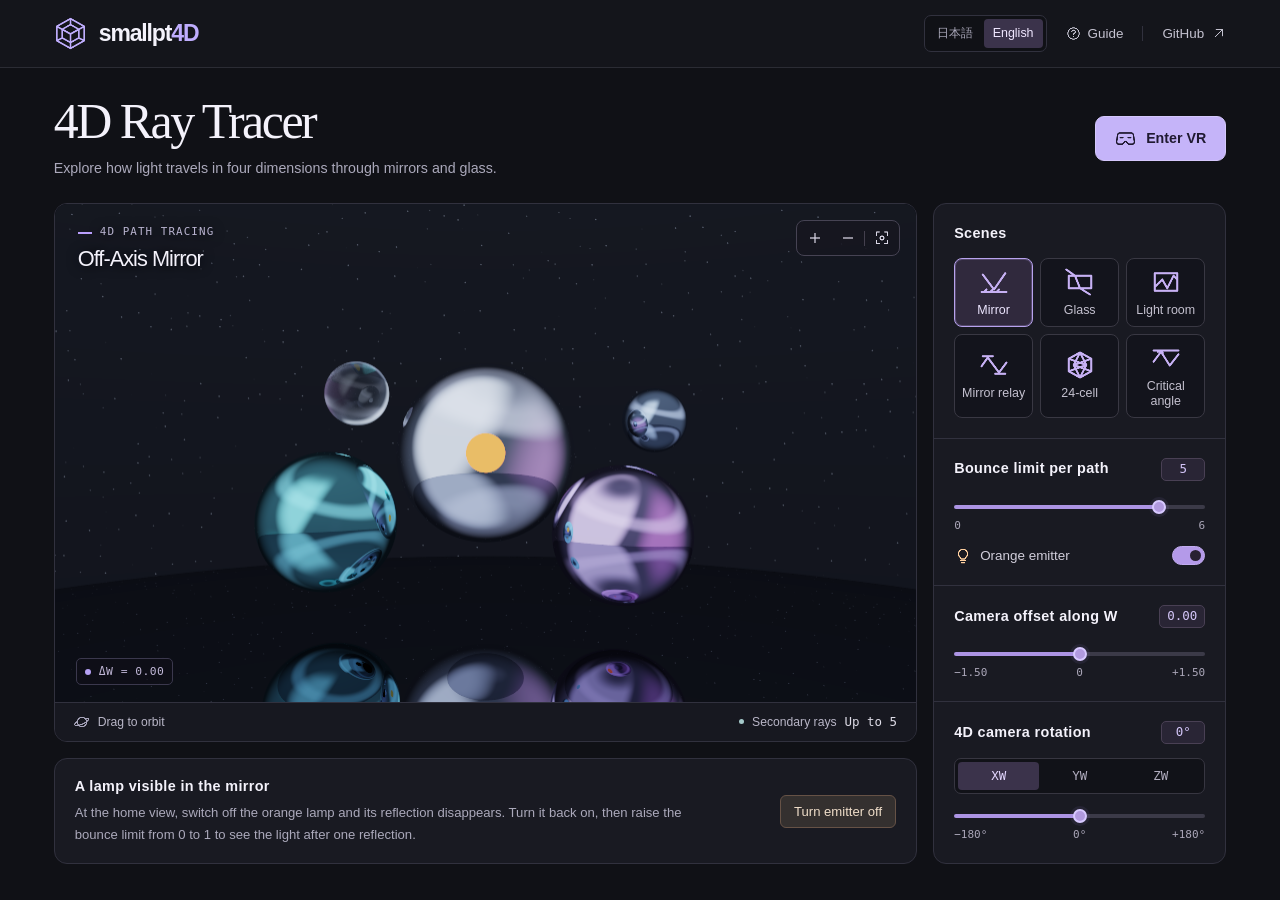
<file: docs/index.html>
<!doctype html>
<html lang="ja">
<head>
  <meta charset="utf-8">
  <meta name="viewport" content="width=device-width, initial-scale=1">
  <meta name="theme-color" content="#101117">
  <meta name="description" content="4次元空間を進む光の反射・屈折・散乱を両眼で観察する WebXR パストレーサー。">
  <title data-i18n="pageTitle">4D レイトレーサー · smallpt4D</title>
  <link rel="icon" href="data:,">
  <link rel="stylesheet" href="./style.css">
  <script type="module" src="./app.js"></script>
</head>
<body>
  <header class="topbar">
    <div class="bar-inner">
      <div class="identity"><ui-icon name="mark"></ui-icon><span>smallpt<span class="brand-dimension">4D</span></span></div>
      <nav aria-label="ナビゲーション" data-i18n-label="navigation">
        <div class="language-switch" role="group" aria-label="表示言語" data-i18n-label="language">
          <button type="button" data-language="ja" lang="ja" aria-pressed="true">日本語</button>
          <button type="button" data-language="en" lang="en" aria-pressed="false">English</button>
        </div>
        <button id="help" class="text-button" aria-label="操作ガイド" title="操作ガイド" data-i18n-tooltip="help"><ui-icon name="help"></ui-icon><span data-i18n="help">操作ガイド</span></button>
        <span class="nav-rule"></span>
        <a class="text-button" href="https://github.com/shizuo-kaji/smallpt4d" target="_blank" rel="noopener noreferrer" aria-label="GitHub" title="GitHub"><span>GitHub</span><ui-icon name="external"></ui-icon></a>
      </nav>
    </div>
  </header>
  <main>
    <div class="masthead">
      <div>
        <h1 data-i18n="heading">4D レイトレーサー</h1>
        <p data-i18n="introduction">鏡とガラスを通して、4次元空間を進む光を観察する。</p>
      </div>
      <button class="vr-button" id="vr"><ui-icon name="headset"></ui-icon><span id="vr-label">VR で見る</span></button>
    </div>
    <div class="workspace">
      <section class="stage panel" aria-labelledby="scene-title">
        <div class="viewport">
          <canvas id="scene-canvas" tabindex="0" aria-label="4次元パストレーシングの映像。ドラッグで視点を回転。左右の矢印キーでカメラを W 方向に移動。" data-i18n-label="canvasLabel"></canvas>
          <div class="scene-heading">
            <span class="view-label"><i></i><span data-i18n="pathTracing">4次元パストレーシング</span></span>
            <h2 id="scene-title">鏡面</h2>
          </div>
          <div class="camera-tools" role="group" aria-label="視点の操作" data-i18n-label="viewControls">
            <button class="icon-button" id="zoom-in" aria-label="拡大" title="拡大" data-i18n-tooltip="zoomIn"><ui-icon name="plus"></ui-icon></button>
            <button class="icon-button" id="zoom-out" aria-label="縮小" title="縮小" data-i18n-tooltip="zoomOut"><ui-icon name="minus"></ui-icon></button>
            <span></span>
            <button class="icon-button" id="camera-reset" aria-label="基準視点に戻す" title="基準視点に戻す" data-i18n-tooltip="resetView"><ui-icon name="focus"></ui-icon></button>
          </div>
          <div class="scene-readout" aria-hidden="true"><span class="readout-dot"></span><span id="viewport-w">ΔW = 0.00</span></div>
          <div id="render-error" class="render-error" role="alert" hidden></div>
        </div>
        <div class="stage-footer">
          <span class="gesture-tip"><ui-icon name="orbit"></ui-icon><span class="desktop-tip" data-i18n="dragHint">ドラッグで視点を回転</span><span class="touch-tip" data-i18n="swipeHint">スワイプで視点を回転</span></span>
          <span class="transport-status"><i></i><span data-i18n="secondaryRays">二次光線</span><b id="depth-readout">最大 5 回</b></span>
        </div>
      </section>

      <aside class="controls panel" aria-label="シーンとカメラの操作" data-i18n-label="controls">
        <section>
          <h2 data-i18n="scenes">シーン</h2>
          <div class="presets" role="group" aria-label="シーンを選択" data-i18n-label="chooseScene">
            <button class="preset" data-scene="mirror" aria-pressed="true"><ui-icon name="mirror"></ui-icon><span>鏡面</span></button>
            <button class="preset" data-scene="glass" aria-pressed="false"><ui-icon name="glass"></ui-icon><span>ガラス</span></button>
            <button class="preset" data-scene="room" aria-pressed="false"><ui-icon name="room"></ui-icon><span>光の部屋</span></button>
            <button class="preset" data-scene="relay" aria-pressed="false"><ui-icon name="relay"></ui-icon><span>二段鏡</span></button>
            <button class="preset" data-scene="cell24" aria-pressed="false"><ui-icon name="cell24"></ui-icon><span>正24胞体</span></button>
            <button class="preset" data-scene="tir" aria-pressed="false"><ui-icon name="tir"></ui-icon><span>全反射</span></button>
          </div>
        </section>
        <section>
          <div class="control-heading"><h2><label for="bounces" data-i18n="bounces">二次光線の追跡回数</label></h2><output id="bounce-value" for="bounces">5</output></div>
          <input type="range" id="bounces" min="0" max="6" step="1" value="5">
          <div class="range-ends" aria-hidden="true"><span>0</span><span>6</span></div>
          <div class="light-row"><label for="light"><ui-icon name="light"></ui-icon><span data-i18n="orangeLight">橙色の光源</span></label><input type="checkbox" id="light" role="switch" checked></div>
        </section>
        <section>
          <div class="control-heading"><h2><label for="w" data-i18n="cameraW">カメラの W 移動量</label></h2><output id="w-value" for="w">0.00</output></div>
          <input type="range" id="w" min="-1.5" max="1.5" step="0.01" value="0">
          <div class="range-ends" aria-hidden="true"><span>−1.50</span><span>0</span><span>+1.50</span></div>
        </section>
        <section>
          <div class="control-heading"><h2><label for="angle" data-i18n="rotation">カメラの4次元回転</label></h2><output id="angle-value" for="angle">0°</output></div>
          <div class="planes" role="group" aria-label="4次元の回転平面" data-i18n-label="rotationPlane">
            <button data-plane="xw" aria-pressed="true">XW</button>
            <button data-plane="yw" aria-pressed="false">YW</button>
            <button data-plane="zw" aria-pressed="false">ZW</button>
          </div>
          <input type="range" id="angle" min="-180" max="180" step="1" value="0" aria-label="4次元の回転角度" data-i18n-label="rotationAngle">
          <div class="range-ends" aria-hidden="true"><span>−180°</span><span>0°</span><span>+180°</span></div>
        </section>
      </aside>

      <section class="experiment panel" aria-labelledby="experiment-title">
        <div class="experiment-copy">
          <h2 id="experiment-title">鏡だけに映る光源</h2>
          <p id="experiment-detail">基準視点で橙色の光源を消すと、鏡の中の像が消えます。カメラから直接見えない光源を、鏡からの反射光線が捉えます。</p>
        </div>
        <button id="compare-light" type="button">光源を消す</button>
      </section>
    </div>
    <noscript><p lang="ja">このアプリを利用するには JavaScript を有効にしてください。</p><p lang="en">Enable JavaScript to use the ray tracer.</p></noscript>
  </main>
  <dialog id="guide-dialog" aria-labelledby="dialog-title">
    <div class="dialog-heading"><h2 id="dialog-title" data-i18n="help">操作ガイド</h2><button class="icon-button" id="dialog-close" aria-label="閉じる" title="閉じる" data-i18n-tooltip="close"><ui-icon name="close"></ui-icon></button></div>
    <p id="xr-notice" class="notice" hidden></p>
    <h3 data-i18n="opticsHeading">鏡に映る4次元目</h3>
    <p data-i18n="opticsExplanation">各眼から出た一次光線は、視点と2次元の撮像面が張る3次元空間を進みます。超球面で反射・屈折・散乱した光線は、この空間の外にある光源にも届きます。</p>
    <p data-i18n="opticalExperiment">「鏡面」の基準視点で、橙色の光源を点灯して「二次光線の追跡回数」を 0 にします。次に 1 に上げると、1回の反射で光源に届き、鏡に橙色の像が現れます。</p>
    <h3 data-i18n="browserControls">ブラウザーでの操作</h3>
    <dl>
      <dt data-i18n="orbitZoom">視点を回す・拡大する</dt><dd data-i18n="orbitZoomHow">ドラッグ・ホイール／ピンチ</dd>
      <dt data-i18n="resetView">基準視点に戻す</dt><dd data-i18n="homeHow">映像内の照準ボタン</dd>
      <dt data-i18n="keyboard">描画領域を選択中</dt><dd><span data-i18n="keyboardW">← → でカメラを W 方向へ移動</span><br><span data-i18n="keyboardLight">スペースで光源を点灯・消灯</span></dd>
    </dl>
    <h3 data-i18n="xrControls">VR コントローラー</h3>
    <dl>
      <dt data-i18n="sticks">スティック左右／上下</dt><dd data-i18n="stickHow">カメラの W 移動／4次元回転</dd>
      <dt data-i18n="trigger">トリガー</dt><dd data-i18n="triggerHow">光源の点灯・消灯</dd>
      <dt data-i18n="grips">左／右グリップ</dt><dd data-i18n="gripsHow">回転平面／シーンの切り替え</dd>
    </dl>
  </dialog>
</body>
</html>
</file>
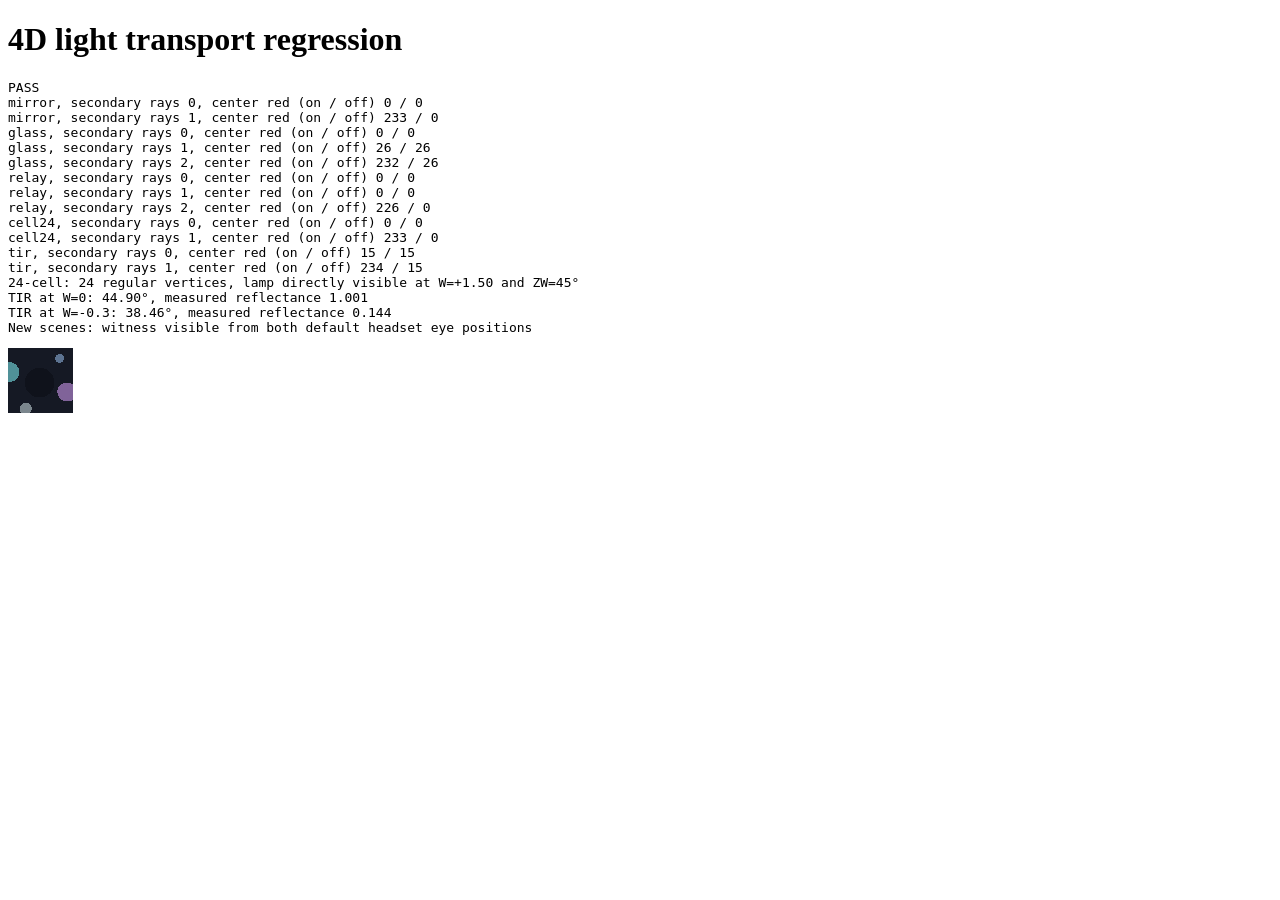
<file: tests/transport.html>
<!doctype html>
<meta charset="utf-8">
<title>4D light transport regression</title>
<h1>4D light transport regression</h1>
<pre id="report">Running…</pre>
<canvas id="probe" width="65" height="65"></canvas>
<script type="module">
import { cameraFrame, SCENES } from '../docs/optics.js';
import { createRenderer } from '../docs/renderer.js';

// Exercise the shipped geometry, camera frame and fragment programs.
const canvas = document.getElementById('probe');
const report = document.getElementById('report');
const transform = new Float32Array([1,0,0,0, 0,1,0,0, 0,0,1,0, 0,0,4.9,1]);
const f = 1 / Math.tan(39 * Math.PI / 360);
const projection = new Float32Array([f,0,0,0, 0,f,0,0, 0,0,-1.001,-1, 0,0,-.1,0]);
const viewport = { x: 0, y: 0, width: canvas.width, height: canvas.height };
const state = { scene: 'mirror', w: 0, plane: 'xw', angle: 0, bounces: 0, lightOn: true };
const dot = (a, b) => a.reduce((sum, x, i) => sum + x*b[i], 0);
const check = (condition, message) => { if (!condition) throw new Error(message); };

function checkEmitterGeometry(scene) {
  const emitter = SCENES[scene].find(s => s.witness);
  const {origin, right, up, back} = cameraFrame(transform, state);
  const d = emitter.center.map((x, i) => x - origin[i]);
  const normalDistance2 = dot(d,d) - [right,up,back].reduce((sum, axis) => sum + dot(d,axis)**2, 0);
  check(normalDistance2 > emitter.radius**2, scene + ': emitter intersects the primary-ray space');
}

try {
  const renderer = createRenderer(canvas);
  const { gl } = renderer;
  function render(scene, bounces, lightOn, camera = {}, eye = transform) {
    renderer.draw({ viewport, projection, transform: eye, state: { ...state, ...camera, scene, bounces, lightOn } });
    const pixels = new Uint8Array(canvas.width * canvas.height * 4);
    gl.readPixels(0, 0, canvas.width, canvas.height, gl.RGBA, gl.UNSIGNED_BYTE, pixels);
    check(gl.getError() === gl.NO_ERROR, 'WebGL readback failed');
    return pixels;
  }
  // The first two linear RGB differences were measured with cpp/main.cpp. The
  // remaining fixtures have exact paths with known material transmittances.
  // Taking the difference cancels the studio environment in each case.
  const references = [
    ['mirror', 1, [4.45, 1.0672, .1584]],
    ['glass', 2, [4.24562, 1.03485, .146534]],
    ['relay', 2, [5 * .89 * .75, 1.16 * .92 * .91, .16 * .99 * .94]],
    ['cell24', 1, [4.45, 1.0672, .1584]],
    ['tir', 1, [5 * .96, 1.16 * .984, .16 * .997]]
  ];
  function linear(byte) {
    const mapped = (byte / 255) ** 2.2;
    return mapped / (1 - mapped);
  }
  const messages = [];
  for (const [scene, requiredBounces, expected] of references) {
    checkEmitterGeometry(scene);
    const center = 4 * Math.floor(canvas.width * canvas.height / 2);
    for (let n = 0; n <= requiredBounces; n++) {
      const on = render(scene, n, true);
      const off = render(scene, n, false);
      if (n === 0) check(on.every((v, i) => v === off[i]), scene + ': emitter visible without secondary rays');
      const redChange = on[center] - off[center];
      if (n < requiredBounces) {
        check(Math.abs(redChange) <= 1, scene + ': light arrived too soon');
      } else {
        for (let channel = 0; channel < 3; channel++) {
          const delta = linear(on[center + channel]) - linear(off[center + channel]);
          check(Math.abs(delta - expected[channel]) < .05 * expected[channel],
            scene + ': secondary radiance disagrees with the reference in channel ' + channel);
        }
      }
      messages.push(scene + ', secondary rays ' + n + ', center red (on / off) ' + on[center] + ' / ' + off[center]);
    }
  }
  const vertices = SCENES.cell24;
  check(vertices.length === 24, '24-cell vertex count');
  const centroid = [0, 1, 2, 3].map(k => vertices.reduce((sum, s) => sum + s.center[k], 0) / 24);
  const vectors = vertices.map(s => s.center.map((v, k) => v - centroid[k]));
  const radius2 = dot(vectors[0], vectors[0]);
  for (const v of vectors) {
    check(Math.abs(dot(v, v) - radius2) < 1e-8, '24-cell circumradius');
    // Every vertex has eight neighbors at angle 60°, six at 90°, eight at
    // 120°, and one antipode. This also catches coincident or omitted points.
    const products = vectors.map(u => dot(v, u) / radius2);
    for (const [cosine, count] of [[1, 1], [.5, 8], [0, 6], [-.5, 8], [-1, 1]]) {
      check(products.filter(x => Math.abs(x - cosine) < 1e-8).length === count,
        '24-cell vertex shell at cos(theta)=' + cosine);
    }
  }
  for (const camera of [{ w: 1.5 }, { plane: 'zw', angle: Math.PI / 4 }]) {
    const on = render('cell24', 0, true, camera), off = render('cell24', 0, false, camera);
    check(on.some((v, i) => i % 4 === 0 && v - off[i] > 100),
      '24-cell lamp did not enter direct view at ' + JSON.stringify(camera));
  }
  messages.push('24-cell: 24 regular vertices, lamp directly visible at W=+1.50 and ZW=45°');

  // Compute incidence at the exit of the glass using the closest distance
  // from the center to the ray. At both W positions the first reflected ray
  // hits the same lamp; below the critical angle only its Fresnel share does.
  const boundary = SCENES.tir[0], emitter = SCENES.tir.find(s => s.witness);
  const center = 4 * Math.floor(canvas.width * canvas.height / 2);
  for (const [w, expectedAngle] of [[0, 44.90], [-.30, 38.46]]) {
    const {origin, back} = cameraFrame(transform, {...state, w});
    const delta = boundary.center.map((x, i) => x - origin[i]);
    check(dot(delta, delta) < boundary.radius**2, 'TIR eye must be inside glass');
    const sin2 = (dot(delta, delta) - dot(delta, back)**2) / boundary.radius**2;
    const degrees = Math.asin(Math.sqrt(sin2)) * 180 / Math.PI;
    check(Math.abs(degrees - expectedAngle) < .02, 'TIR incidence angle at W=' + w);
    const discriminant = 1 - 1.5**2 * sin2;
    const reflectance = discriminant <= 0 ? 1 : .04 + .96 * (1 - Math.sqrt(discriminant))**5;
    const on = render('tir', 1, true, {w}), off = render('tir', 1, false, {w});
    const red = linear(on[center]) - linear(off[center]);
    const measured = red / (boundary.color[0] * emitter.emission[0]);
    check(Math.abs(measured - reflectance) < .045 * reflectance,
      'TIR reflected power at W=' + w);
    messages.push('TIR at W=' + w + ': ' + degrees.toFixed(2) + '°, measured reflectance ' + measured.toFixed(3));
  }

  // Both home eye positions should see a substantial lamp signal, including
  // the headset's shorter viewing distance and slightly elevated eye height.
  for (const [scene, bounces] of [['relay', 2], ['cell24', 1], ['tir', 1]]) {
    for (const x of [-.064, .064]) {
      const eye = new Float32Array(transform);
      eye.set([x, .15, 3.8], 12);
      const on = render(scene, bounces, true, {}, eye), off = render(scene, bounces, false, {}, eye);
      check(on.some((v, i) => i % 4 === 0 && v - off[i] > 60),
        scene + ': lamp signal missing at headset eye x=' + x);
    }
  }
  messages.push('New scenes: witness visible from both default headset eye positions');
  renderer.dispose();
  report.textContent = 'PASS\n' + messages.join('\n');
} catch (error) {
  report.textContent = 'FAIL\n' + error.message;
  throw error;
}
</script>
</file>
<file: docs/style.css>
:root {
  color-scheme: dark;
  --page: #101116;
  --panel: #191a22;
  --edge: #31313e;
  --ink: #f4f2fb;
  --muted: #aba9bb;
  --lavender: #bfadfd;
  --mono: "IBM Plex Mono", ui-monospace, "SFMono-Regular", Consolas, monospace;
  font-family: "Inter", -apple-system, BlinkMacSystemFont, "Hiragino Sans", "Noto Sans JP", sans-serif;
  background: var(--page);
  color: var(--ink);
}
* { box-sizing: border-box; }
body { margin: 0; }
button, input { font: inherit; }
button, a, input { -webkit-tap-highlight-color: transparent; }
button { cursor: pointer; color: inherit; }
button, a { touch-action: manipulation; }
button:focus-visible, a:focus-visible, canvas:focus-visible, input:focus-visible {
  outline: 2px solid #d3c5ff;
  outline-offset: 3px;
}
button:disabled { cursor: wait; opacity: .65; }
button, h1, h2, h3, p { margin: 0; }
[hidden] { display: none !important; }
ui-icon { display: inline-block; width: 18px; height: 18px; flex: none; }
ui-icon canvas { display: block; width: 100%; height: 100%; }
.topbar { border-bottom: 1px solid #2b2c34; background: #14151b; }
.bar-inner, main { width: min(1440px, 100%); margin: auto; padding-inline: clamp(20px, 4.2vw, 64px); }
.bar-inner { height: 67px; display: flex; align-items: center; justify-content: space-between; }
.identity, nav, .text-button, .vr-button, .light-row label, .experiment h2, .gesture-tip, .transport-status { display: flex; align-items: center; }
.identity { gap: 12px; font: 630 23px/1 "Inter", Arial, sans-serif; letter-spacing: -1.15px; }
.identity ui-icon { width: 33px; height: 33px; color: var(--lavender); }
.brand-dimension { color: var(--lavender); }
nav { gap: 19px; }
.language-switch { display: flex; align-items: stretch; gap: 2px; padding: 3px; border: 1px solid var(--edge); border-radius: 7px; background: #101116; }
.language-switch button { border: 0; background: transparent; color: var(--muted); padding: 5px 9px; border-radius: 4px; font-size: .78rem; line-height: 1.5; white-space: nowrap; }
.language-switch button:hover { background: #292633; }
.language-switch button[aria-pressed=true] { background: #3b334b; color: #f0e7ff; }
.text-button { color: #c4c2d0; border: 0; background: transparent; padding: 6px 0; gap: 7px; font-size: .84rem; text-decoration: none; }
.text-button:hover { color: white; }
.text-button ui-icon { width: 15px; height: 15px; }
.nav-rule { width: 1px; height: 15px; background: var(--edge); }
main { padding-bottom: 32px; }
.masthead { display: flex; align-items: center; justify-content: space-between; gap: 18px; padding: clamp(24px, 3.2vh, 40px) 0 24px; }
h1 { font: 500 clamp(2.35rem, 3.9vw, 3.65rem)/1 "Instrument Serif", "Baskervville", "Iowan Old Style", Georgia, serif; letter-spacing: -.05em; }
.masthead p { font-size: .89rem; color: var(--muted); line-height: 1.6; padding-top: 10px; }
.vr-button { justify-content: center; gap: 10px; flex: none; padding: 11px 19px; font-size: .89rem; font-weight: 660; border: 1px solid #d4c7fb; border-radius: 9px; background: #c5b4f9; color: #201a31; }
.vr-button ui-icon { width: 21px; height: 21px; }
.vr-button:hover { background: #d1c2ff; }
.workspace { display: grid; grid-template-columns: minmax(0, 1fr) clamp(290px, 25%, 350px); grid-template-rows: 1fr auto; gap: 16px; grid-template-areas: "scene controls" "experiment controls"; }
.panel { border: 1px solid var(--edge); background: var(--panel); border-radius: 13px; min-width: 0; }
.stage { grid-area: scene; display: flex; flex-direction: column; overflow: hidden; }
.viewport { position: relative; flex: 1; min-height: clamp(355px, 45vh, 540px); background: #090a14; overflow: hidden; }
#scene-canvas { display: block; position: absolute; inset: 0; width: 100%; height: 100%; touch-action: none; cursor: grab; }
#scene-canvas:active { cursor: grabbing; }
#scene-canvas:focus-visible { outline-offset: -3px; }
.scene-heading { pointer-events: none; position: absolute; left: 23px; top: 21px; text-shadow: 0 1px 12px #080913; }
.view-label, .scene-readout { display: flex; align-items: center; gap: 8px; font: .68rem/1.3 var(--mono); letter-spacing: .1em; color: #b9b4d0; }
.view-label i { width: 14px; height: 2px; background: #ba9ffd; }
.scene-heading h2 { font: 510 clamp(1.24rem, 1.7vw, 1.65rem)/1.3 "Inter", -apple-system, sans-serif; letter-spacing: -.045em; margin-top: 5px; }
.camera-tools { display: flex; align-items: center; position: absolute; right: 16px; top: 16px; border: 1px solid #464353; border-radius: 8px; padding: 1px; background: #171720db; }
.camera-tools > span { width: 1px; background: #44404e; height: 15px; }
.icon-button { display: grid; place-items: center; background: transparent; border: 0; border-radius: 5px; width: 33px; height: 32px; color: #d9d6e5; }
.icon-button:hover { color: white; background: #32303d; }
.icon-button ui-icon { width: 16px; height: 16px; }
.scene-readout { position: absolute; bottom: 17px; left: 21px; pointer-events: none; color: #c1b7d7; font-size: .71rem; letter-spacing: .04em; background: #101019a6; border: 1px solid #3b384d; border-radius: 5px; padding: 5px 8px; }
.readout-dot, .transport-status i { width: 6px; height: 6px; background: #b6a1f4; border-radius: 50%; }
.render-error { position: absolute; top: 50%; left: 50%; transform: translate(-50%, -50%); text-align: center; font-size: .87rem; color: #e3ddee; background: #1d1c2be8; border: 1px solid #4a435d; border-radius: 7px; padding: 9px 14px; }
.render-error { width: min(80%, 320px); }
.stage-footer { display: flex; flex-wrap: wrap; align-items: center; justify-content: space-between; gap: 6px 14px; border-top: 1px solid var(--edge); padding: 11px 19px; font-size: .76rem; color: #b9b6c7; background: #171820; }
.gesture-tip, .transport-status { gap: 8px; }
.gesture-tip ui-icon { color: #a9a6bc; width: 16px; height: 16px; }
.transport-status i { background: #a5c9ca; width: 5px; height: 5px; }
.transport-status b { color: #dedce7; font: .78rem var(--mono); }
.touch-tip { display: none; }
.controls { grid-area: controls; display: flex; flex-direction: column; overflow: hidden; }
.controls section { padding: 19px 20px 20px; border-bottom: 1px solid var(--edge); }
.controls h2, .experiment h2 { font-size: .90rem; line-height: 1.5; font-weight: 630; letter-spacing: .025em; }
.presets { display: grid; grid-template-columns: repeat(3,minmax(0,1fr)); gap: 7px; margin-top: 13px; }
.preset { overflow: hidden; border-radius: 8px; border: 1px solid #393843; padding: 0; background: #13141c; position: relative; color: #c4c1cf; }
.preset ui-icon { display: block; width: 30px; height: 30px; margin: 8px auto 5px; color: #c7b1f4; }
.preset span { display: block; font-size: .78rem; padding: 1px 3px 7px; line-height: 1.25; }
.preset:hover { border-color: #83789d; }
.preset[aria-pressed=true] { border-color: #b8a3ee; background: #30293d; color: #ede6ff; box-shadow: inset 0 0 0 1px #b8a3ee42; }
.control-heading, .light-row, .dialog-heading { display: flex; justify-content: space-between; gap: 8px; align-items: center; }
output { font: .78rem/1.5 var(--mono); color: #d4c6f9; background: #292535; border: 1px solid #494054; border-radius: 5px; padding: 1px 7px; min-width: 44px; text-align: center; }
input[type=range] { --fill: 50%; display: block; appearance: none; width: 100%; height: 22px; margin: 15px 0 0; background: transparent; cursor: pointer; }
input[type=range]::-webkit-slider-runnable-track { height: 4px; border-radius: 3px; background: linear-gradient(to right,#ac94e4 var(--fill),#3b3a48 var(--fill)); }
input[type=range]::-moz-range-track { height: 4px; border-radius: 3px; background: #3b3a48; }
input[type=range]::-moz-range-progress { height: 4px; border-radius: 3px; background: #ac94e4; }
input[type=range]::-webkit-slider-thumb { appearance: none; width: 14px; height: 14px; margin-top: -5px; border: 2px solid #d7c9ff; border-radius: 50%; background: #b19adf; box-shadow: 0 0 0 3px #ab8fec15; }
input[type=range]::-moz-range-thumb { width: 11px; height: 11px; border: 2px solid #d7c9ff; border-radius: 50%; background: #b19adf; }
.range-ends { display: flex; justify-content: space-between; font: .69rem/1.5 var(--mono); color: #aaa6b8; }
.planes button:hover { background: #34303e; }
.planes { display: flex; background: #111218; border: 1px solid #373641; padding: 3px; border-radius: 7px; margin-top: 14px; }
.planes button { flex: 1; border: 0; border-radius: 4px; background: transparent; color: #b1adbf; font: .78rem/1.4 var(--mono); padding: 5px; }
.planes button[aria-pressed=true] { color: #e3d7ff; background: #3b334b; }
.planes + input[type=range] { margin-top: 11px; }
.light-row { margin-top: 12px; }
.light-row label { gap: 8px; color: #d1cedb; cursor: pointer; font-size: .84rem; }
.light-row ui-icon { color: #ffd0a0; }
input[role=switch] { appearance: none; margin: 0; width: 33px; height: 19px; border: 1px solid #777280; border-radius: 16px; background: #45414f; cursor: pointer; position: relative; }
input[role=switch]::after { content: ''; position: absolute; top: 3px; left: 3px; border-radius: 50%; width: 11px; height: 11px; background: #eeeaf5; }
input[role=switch]:checked { background: #b49ae9; border-color: #c1abef; }
input[role=switch]:checked::after { transform: translateX(14px); background: #282132; }
.experiment { grid-area: experiment; display: flex; align-items: center; justify-content: space-between; gap: 18px; padding: 17px 20px; }
.experiment p { font-size: .82rem; line-height: 1.7; color: var(--muted); margin-top: 4px; max-width: 48em; }
#compare-light { flex-shrink: 0; color: #f0deca; background: #34302f; border: 1px solid #665246; border-radius: 6px; padding: 8px 13px; font-size: .82rem; }
#compare-light:hover { background: #413934; }
.controls section:last-child { border-bottom: 0; }
dialog { max-width: min(490px, calc(100vw - 32px)); max-height: 86dvh; margin: auto; border: 1px solid #484455; border-radius: 14px; background: #1c1c25; color: var(--ink); padding: 22px 25px; }
dialog::backdrop { background: #090912b8; }
.dialog-heading h2 { font-size: 1.22rem; }
dialog h3 { margin: 20px 0 7px; font-size: .92rem; color: #d6c7f8; }
dialog p, dialog dl { font-size: .86rem; line-height: 1.75; color: #cecad9; }
dialog p + p { margin-top: 7px; }
dialog dl { display: grid; grid-template-columns: auto 1fr; column-gap: 18px; row-gap: 5px; margin: 0; }
dialog dd { margin: 0; }
.notice { padding: 10px 12px; border-radius: 7px; background: #302a3d; margin-top: 14px; }
@media (pointer:coarse) {
  .touch-tip { display: inline; }
  .desktop-tip { display: none; }
  .icon-button { width: 37px; height: 36px; }
}
@media (min-width: 1500px) {
  .viewport { min-height: clamp(430px, 50vh, 600px); }
}
@media (max-width: 900px) {
  .bar-inner, main { padding-inline: 20px; }
  .workspace { grid-template-columns: minmax(0,1fr) 272px; gap: 12px; }
  .controls section { padding-inline: 15px; }
  .experiment { gap: 10px; padding-inline: 15px; flex-wrap: wrap; }
  .scene-heading { top: 16px; left: 16px; }
  .camera-tools { top: auto; bottom: 14px; right: 12px; }
}
@media (max-width: 700px) {
  .bar-inner, main { padding-inline: 15px; }
  .bar-inner { height: 56px; }
  nav { gap: 11px; }
  .identity { font-size: 21px; gap: 7px; }
  .identity ui-icon { width: 28px; height: 28px; }
  .text-button { font-size: .76rem; }
  .masthead { display: grid; grid-template-columns: minmax(0,1fr) auto; padding: 23px 0 16px; align-items: center; gap: 6px 8px; }
  .masthead > div { display: contents; }
  .masthead p { grid-area: 2 / 1 / 3 / -1; font-size: .77rem; padding-top: 0; }
  .vr-button { font-size: .76rem; gap: 6px; padding: 8px 10px; margin-top: 5px; }
  .vr-button ui-icon { width: 18px; height: 18px; }
  .workspace { display: flex; flex-direction: column; }
  .viewport { min-height: 0; height: clamp(260px, 80vw, 405px); flex: none; }
  .stage-footer { padding: 9px 12px; font-size: .69rem; }
  .scene-readout { left: 13px; bottom: 14px; }
  .controls section { padding: 16px; }
  .presets { margin-top: 9px; }
  .experiment { padding: 16px; }
}
@media (max-width: 560px) {
  .bar-inner { gap: 8px; }
  nav { gap: 7px; }
  .language-switch button { padding: 5px 6px; }
  .nav-rule { display: none; }
  #help { padding: 8px; }
  #help ui-icon { width: 18px; height: 18px; }
  #help span { position: absolute; width: 1px; height: 1px; overflow: hidden; clip-path: inset(50%); }
}
@media (max-width: 380px) {
  .bar-inner { padding-inline: 10px; gap: 4px; }
  .identity { font-size: 18px; gap: 5px; }
  .identity ui-icon { width: 24px; height: 24px; }
  nav { gap: 5px; }
  #help { padding: 5px; }
  nav a ui-icon { display: none; }
  .preset span { padding-inline: 1px; font-size: .75rem; }
}
@media (max-width: 430px) {
  .masthead h1 { grid-area: 1 / 1 / 2 / -1; }
  .masthead h1:lang(ja) { font-size: clamp(1.75rem, 9.3vw, 2.3rem); }
  .masthead p { grid-area: 2 / 1; }
  .masthead .vr-button { grid-area: 2 / 2; margin: 0; }
}
@media (max-width: 700px) and (min-height: 540px) {
  /* Keep the scene visible while the user adjusts controls farther down the page. */
  .stage { position: sticky; top: 4px; z-index: 1; }
  .viewport { height: clamp(200px, min(77vw, 36svh), 370px); }
  html { scroll-padding-top: calc(clamp(200px, min(77vw, 36svh), 370px) + 53px); }
}
</file>
